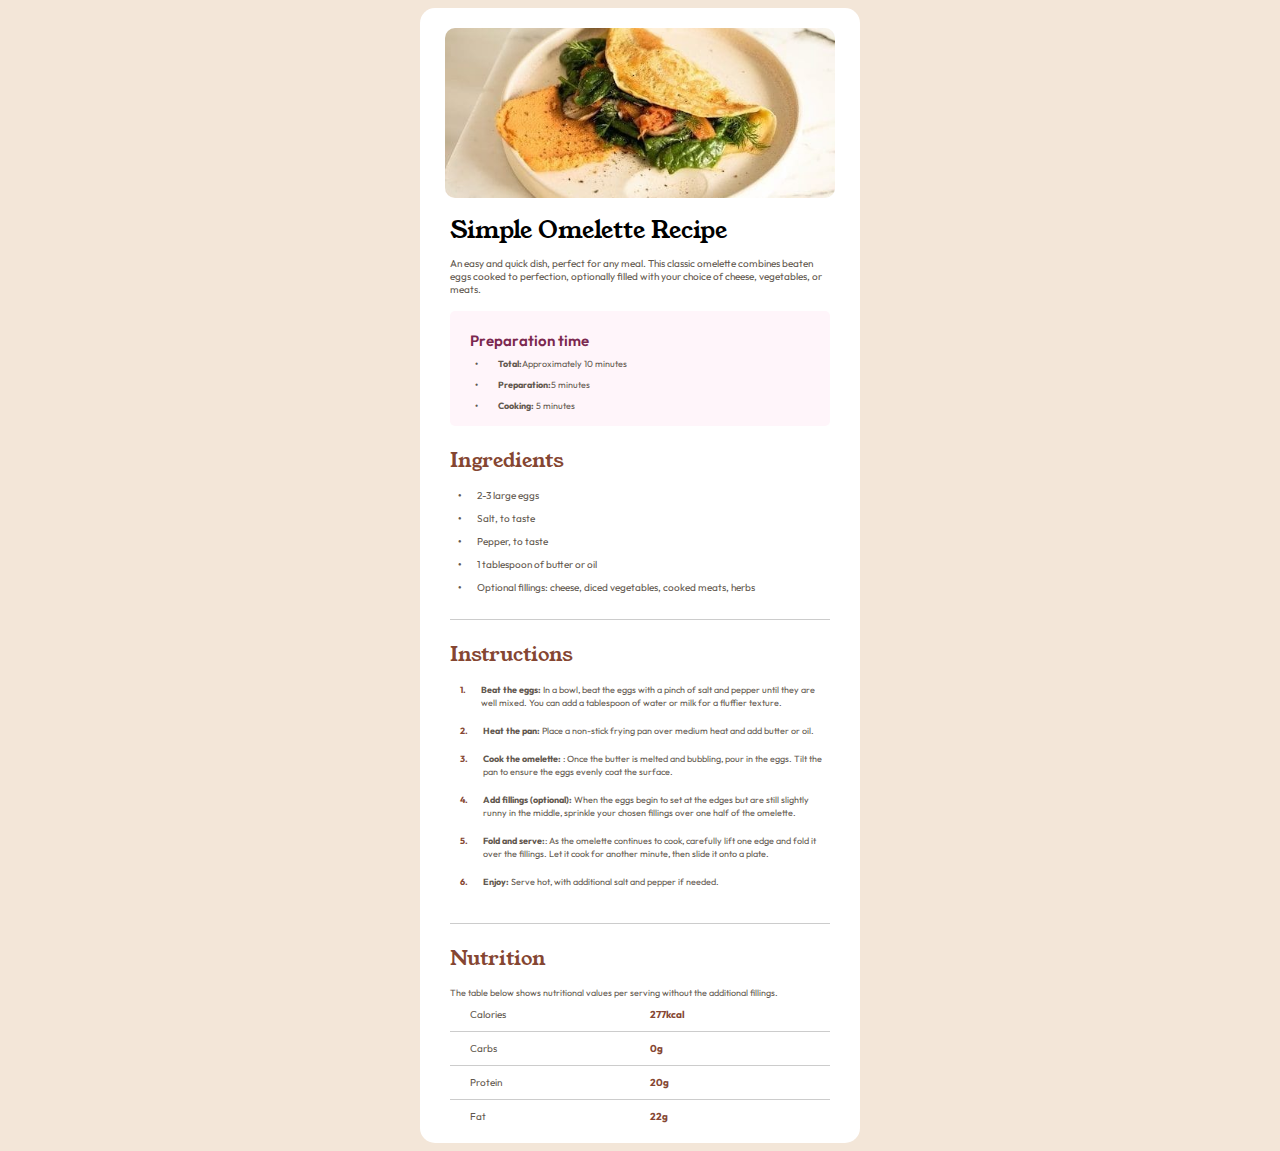
<file: index.html>
<!DOCTYPE html>
<html>
    <head>
        <title>Simple Omelette Recipe</title>
        <link rel="preconnect" href="https://fonts.googleapis.com">
        <link rel="preconnect" href="https://fonts.gstatic.com" crossorigin>
        <link href="https://fonts.googleapis.com/css2?family=Young+Serif&display=swap" rel="stylesheet">
        <link rel="preconnect" href="https://fonts.googleapis.com">
        <link rel="preconnect" href="https://fonts.gstatic.com" crossorigin>
        <link href="https://fonts.googleapis.com/css2?family=Outfit:wght@100..900&display=swap" rel="stylesheet">
        <link rel="stylesheet" href="recipe.css">
    </head>
    <body>
        <div class="recipe">
            <div class="picture-div">
                <img class="img " src="omelette.jpeg">
            </div>
            <header class="header">
                <div class="description-div">
                <div class="heading">Simple Omelette Recipe</div>
                <p class="description-para">An easy and quick dish, perfect for any meal. This classic omelette combines beaten eggs cooked to perfection, optionally filled with your choice of cheese, vegetables, or meats.</p>
                </div>
                <div class="prep-time-div">
                    <p class="prep-heading">Preparation time</p>
                    <div class="prep-points">
                        <div class="point-div">
                            <div class="dot">&#8226;</div>
                            <div class="point"><span class="bold-point">Total:</span>Approximately 10 minutes</div>
                        </div>
                        <div class="point-div">
                            <div class="dot">&#8226;</div>
                            <div class="point"><span class="bold-point">Preparation:</span>5 minutes</div>
                        </div>
                        <div class="point-div">
                            <div class="dot">&#8226;</div>
                            <div class="point"><span class="bold-point">Cooking:</span> 5 minutes</div>
                        </div>
                        
                    </div>
                </div>
                <div class="ingredients-div">
                    <div class="ingredients-heading">Ingredients</div>
                    <div class="ingredients-points">
                        <p><span class="dot-ingredient">&#8226;</span>2-3 large eggs</p>
                        <p><span class="dot-ingredient">&#8226;</span>Salt, to taste</p>
                        <p><span class="dot-ingredient">&#8226;</span>Pepper, to taste</p>
                        <p><span class="dot-ingredient">&#8226;</span>1 tablespoon of butter or oil</p>
                        <p><span class="dot-ingredient">&#8226;</span>Optional fillings: cheese, diced vegetables, cooked meats, herbs</p>
                    </div>
                </div>
                <hr class="line">
                <div class="instructions-div">
                    <div class="instructions-heading">Instructions</div>
                    <div class="instructions-points">
                        <div class="eggs">
                            <div class="num">1.</div>
                            <div class="point"><span class="bold-point">Beat the eggs:</span> In a bowl, beat the eggs with a pinch of salt and pepper until they are well mixed. You can add a tablespoon of water or milk for a fluffier texture.
                            </div>
                        </div>
                        <div class="eggs">
                            <div class="num">2.</div>
                            <div class="point"><span class="bold-point">Heat the pan:</span> Place a non-stick frying pan over medium heat and add butter or oil.
                            </div>
                        </div>
                        <div class="eggs">
                            <div class="num">3.</div>
                            <div class="point"><span class="bold-point"> Cook the omelette: </span>: Once the butter is melted and bubbling, pour in the eggs. Tilt the pan to ensure the eggs evenly coat the surface.
                            </div>
                        </div>
                        <div class="eggs">
                            <div class="num">4.</div>
                            <div class="point"><span class="bold-point">Add fillings (optional):</span> When the eggs begin to set at the edges but are still slightly runny in the middle, sprinkle your chosen fillings over one half of the omelette.
                            </div>
                        </div>
                        <div class="eggs">
                            <div class="num">5.</div>
                            <div class="point"><span class="bold-point">Fold and serve:</span>: As the omelette continues to cook, carefully lift one edge and fold it over the fillings. Let it cook for another minute, then slide it onto a plate.
                            </div>
                        </div>
                        <div class="eggs">
                            <div class="num">6.</div>
                            <div class="point"><span class="bold-point"> Enjoy:</span> Serve hot, with additional salt and pepper if needed.
                            </div>
                        </div>
                        
                    </div>
                </div>
                <hr class="line">
                <div class="nutrition-div">
                    <div class="nutrition-heading">Nutrition</div>
                    <div class="table-description">The table below shows nutritional values per serving without the additional fillings.</div>
                    
                    <div class="calories">
                        <div class="name">Calories</div>
                        <div class="measurement">277kcal</div>
                        </div>
                        <hr class="line">

                    <div class="calories">
                        <div class="name">Carbs</div>
                        <div class="measurement">0g</div>
                        </div>
                        <hr class="line">
                    <div class="calories">
                        <div class="name">Protein</div>
                        <div class="measurement">20g</div>
                        </div>
                        <hr class="line">
                    <div class="calories">
                        <div class="name">Fat</div>
                        <div class="measurement">22g</div>
                    </div> 
                </div>
            </header>
        </div>
        
    </body>
</html>
</file>
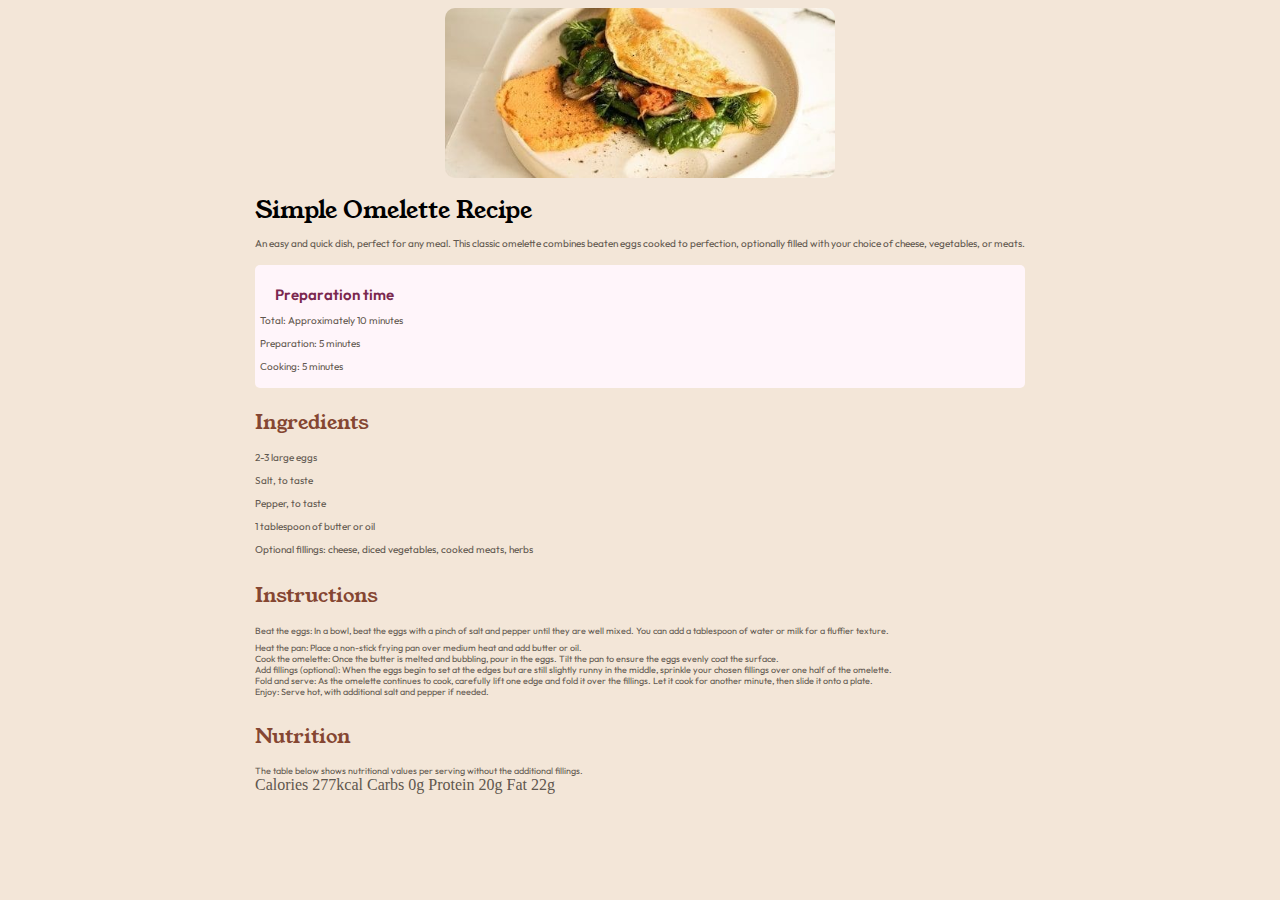
<file: recipe.html>
<!DOCTYPE html>
<html>
    <head>
        <title>Simple Omelette Recipe</title>
        <link rel="preconnect" href="https://fonts.googleapis.com">
        <link rel="preconnect" href="https://fonts.gstatic.com" crossorigin>
        <link href="https://fonts.googleapis.com/css2?family=Young+Serif&display=swap" rel="stylesheet">
        <link rel="preconnect" href="https://fonts.googleapis.com">
        <link rel="preconnect" href="https://fonts.gstatic.com" crossorigin>
        <link href="https://fonts.googleapis.com/css2?family=Outfit:wght@100..900&display=swap" rel="stylesheet">
        <link rel="stylesheet" href="recipe.css">
    </head>
    <body>
        <div class="complete">
            <div class="picture-div">
                <img class="img " src="omellete.jpeg">
            </div>
            <div class="description-div">
                <div class="heading">Simple Omelette Recipe</div>
                <p class="description-para">An easy and quick dish, perfect for any meal. This classic omelette combines beaten eggs cooked to perfection, optionally filled with your choice of cheese, vegetables, or meats.</p>
            </div>
            <div class="prep-time-div">
                <p class="prep-heading">Preparation time</p>
                <div class="prep-points">
                    <p>Total: Approximately 10 minutes</p>
                    <p>Preparation: 5 minutes</p>
                    <p>Cooking: 5 minutes</p>
                </div>
            </div>
            <div class="ingredients-div">
                <div class="ingredients-heading">Ingredients</div>
                <div class="ingredients-points">
                    <p>2-3 large eggs</p>
                    <p>Salt, to taste</p>
                    <p>Pepper, to taste</p>
                    <p>1 tablespoon of butter or oil</p>
                    <p>Optional fillings: cheese, diced vegetables, cooked meats, herbs</p>
                </div>
            </div>
            <div class="instructions-div">
                <div class="instructions-heading">Instructions</div>
                <div class="instructions-points">
                    <div class="eggs">Beat the eggs: In a bowl, beat the eggs with a pinch of salt and pepper until they are well mixed. You can add a tablespoon of water or milk for a fluffier texture.</div>
                    <div class="heat">Heat the pan: Place a non-stick frying pan over medium heat and add butter or oil. </div>
                    <div class="cook">Cook the omelette: Once the butter is melted and bubbling, pour in the eggs. Tilt the pan to ensure the eggs evenly coat the surface.</div>
                    <div class="fillings">Add fillings (optional): When the eggs begin to set at the edges but are still slightly runny in the middle, sprinkle your chosen fillings over one half of the omelette.</div>
                    <div class="serve">Fold and serve: As the omelette continues to cook, carefully lift one edge and fold it over the fillings. Let it cook for another minute, then slide it onto a plate.</div>
                    <div class="enjoy">Enjoy: Serve hot, with additional salt and pepper if needed.</div>
                </div>
            </div>
            <div class="nutrition-div">
                <div class="nutrition-heading">Nutrition</div>
                <div class="table-description">The table below shows nutritional values per serving without the additional fillings.</div>
                <div class="table">Calories 277kcal Carbs 0g Protein 20g Fat 22g</div>
            </div>
        </div>
    </body>
</html>
</file>
<file: recipe.css>
body{
    display: flex;
    justify-content: center;
    color: hsl(30, 10%, 34%);
    background-color: hsl(30, 54%, 90%);
}
.recipe{
    display: flex;
    flex-direction: column;
    background-color: rgb(255, 255, 255);
    border-radius: 15px;
    padding: 20px;
    width: 400px;
}
.header{
   margin: 0 10px 0 10px;
}
.picture-div{
    display: flex;
    justify-content: center;
    
}
.img{
    width: 390px;
    height: 170px;
    object-fit: cover;
    border-radius: 10px;
    margin-bottom: 15px;
}
.heading{
    font-size: 24px;
    font-family: Young Serif;
    color: black;
}
p, .calories{
    font-size: 10px;
    font-family: Outfit;
}
.prep-time-div{
    background-color: 
    hsl(327, 100%, 98%);
    border-radius: 5px;
    margin:15px 0 15px 0px;
    padding: 5px 0 5px 5px;
}
.prep-heading{
    font-size: 15px;
    margin: 15px 0 8px 15px;
    color: hsl(332, 51%, 32%);
    font-weight: 600;;
}

.point-div{
    display: flex;
    flex-direction: row;
}
.dot{
    margin:0 20px 0 20px;
    font-weight: bold;
}
.point{
    margin: 0 0 10px 0;
}
.bold-point{
    font-weight: bold;
}
.ingredients-heading, .instructions-heading, .nutrition-heading{
    font-size: 20px;
    font-weight: 500;
    font-family: Young Serif;
    margin: 20px 0 15px 0;
    color: hsl(14, 45%, 36%);
}
.dot-ingredient{
    margin:0 15px 0 8px;
    font-weight: bold;
}

.instructions-points, .table-description, .prep-points{
    font-size: 9px;
    font-family: Outfit;
}
.num{
    margin: 0 15px 0 10px;
    font-weight: bold;
    color: hsl(14, 45%, 36%);
}
.eggs{
    display: flex;
    flex-direction: row;
    margin: 5px 0 5px 0;
    line-height: 13px;
}

.calories{
    display: flex;
    margin: 10px 0 0 20px;
}
.name{
    flex: 1;
}
.measurement{
    flex: 1;
    color: hsl(14, 45%, 36%);
    font-weight: bold;
}
.line {
  border: none;
  border-top: 1px solid #ccc;
  margin: 10px 0;
}
.instructions-div, .ingredients-div{
    margin-bottom: 25px;
}
@media screen and (max-width: 300px) {
    .recipe{
        width: 300px;
    }
    body{
        background-color: transparent;
    }
}
</file>
